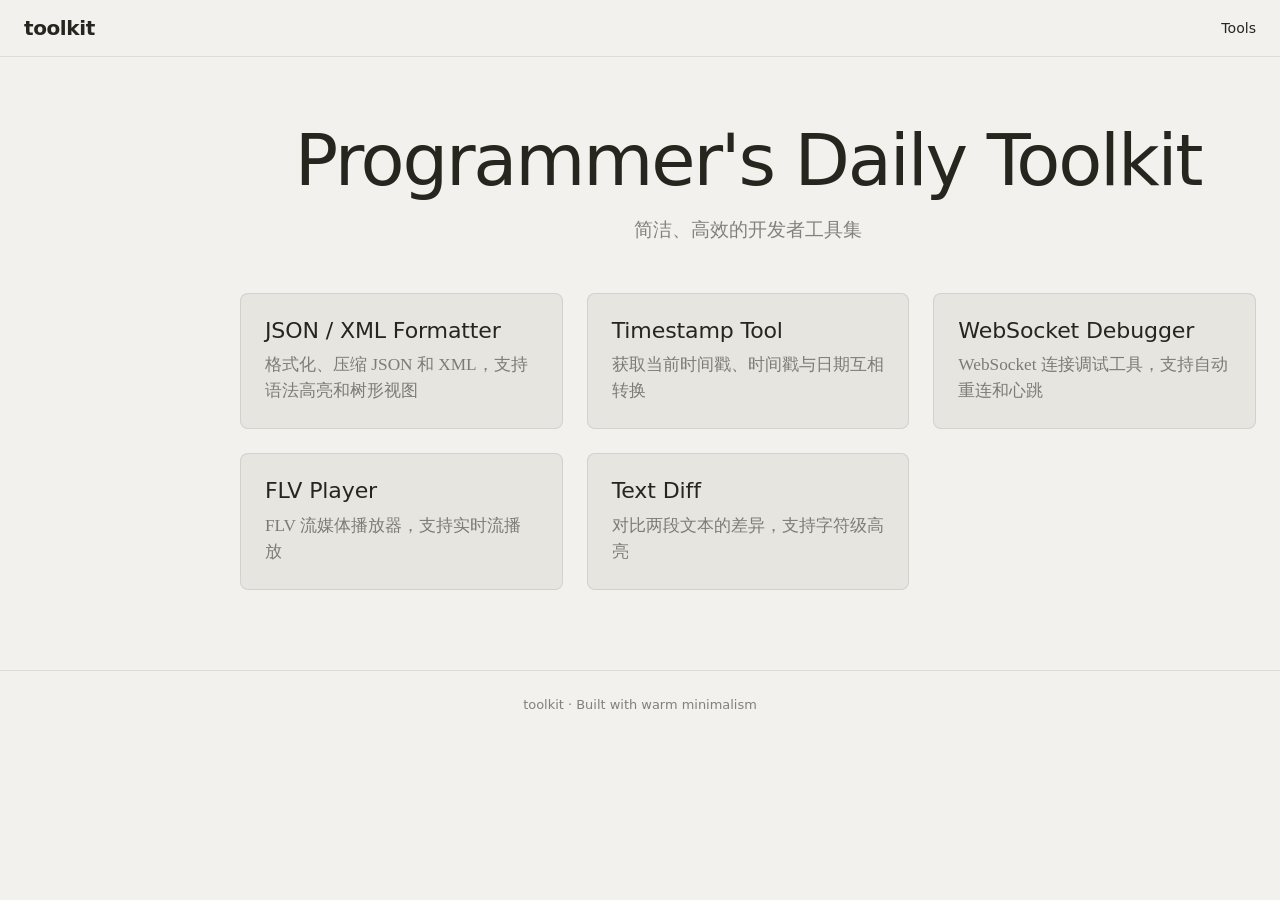
<file: index.html>
<!doctype html>
<html lang="zh-CN">
  <head>
    <meta charset="UTF-8" />
    <meta name="viewport" content="width=device-width, initial-scale=1.0" />
    <title>toolkit - Programmer's Daily Toolkit</title>
    <link rel="stylesheet" href="css/style.css" />
    <link rel="icon" href="favicon.ico" />
  </head>
  <body>
    <nav class="nav">
      <div class="container nav__inner">
        <a href="index.html" class="nav__brand">toolkit</a>
        <ul class="nav__links">
          <li><a href="index.html" class="nav__link">Tools</a></li>
        </ul>
      </div>
    </nav>

    <main class="container" style="padding-top: 64px; padding-bottom: 80px">
      <div style="text-align: center; margin-bottom: 48px">
        <h1 style="margin-bottom: 16px">Programmer's Daily Toolkit</h1>
        <p
          style="
            font-family: var(--font-serif);
            font-size: 1.2rem;
            color: rgba(38, 37, 30, 0.55);
          "
        >
          简洁、高效的开发者工具集
        </p>
      </div>

      <div class="tools-grid">
        <a href="tools/json-xml-formatter/index.html" class="tool-card">
          <h3 class="tool-card__title">JSON / XML Formatter</h3>
          <p class="tool-card__desc">
            格式化、压缩 JSON 和 XML，支持语法高亮和树形视图
          </p>
        </a>
        <a href="tools/timestamp-tool/index.html" class="tool-card">
          <h3 class="tool-card__title">Timestamp Tool</h3>
          <p class="tool-card__desc">
            获取当前时间戳、时间戳与日期互相转换
          </p>
        </a>
        <a href="tools/websocket-debugger/index.html" class="tool-card">
          <h3 class="tool-card__title">WebSocket Debugger</h3>
          <p class="tool-card__desc">
            WebSocket 连接调试工具，支持自动重连和心跳
          </p>
        </a>
        <a href="tools/stream-player/index.html" class="tool-card">
          <h3 class="tool-card__title">FLV Player</h3>
          <p class="tool-card__desc">
            FLV 流媒体播放器，支持实时流播放
          </p>
        </a>
        <a href="tools/text-diff/index.html" class="tool-card">
          <h3 class="tool-card__title">Text Diff</h3>
          <p class="tool-card__desc">
            对比两段文本的差异，支持字符级高亮
          </p>
        </a>
      </div>
    </main>

    <footer
      class="container"
      style="
        text-align: center;
        padding: 24px 0;
        border-top: 1px solid var(--border-primary);
      "
    >
      <p style="font-size: 0.81rem; color: rgba(38, 37, 30, 0.55)">
        toolkit · Built with warm minimalism
      </p>
    </footer>
  </body>
</html>
</file>
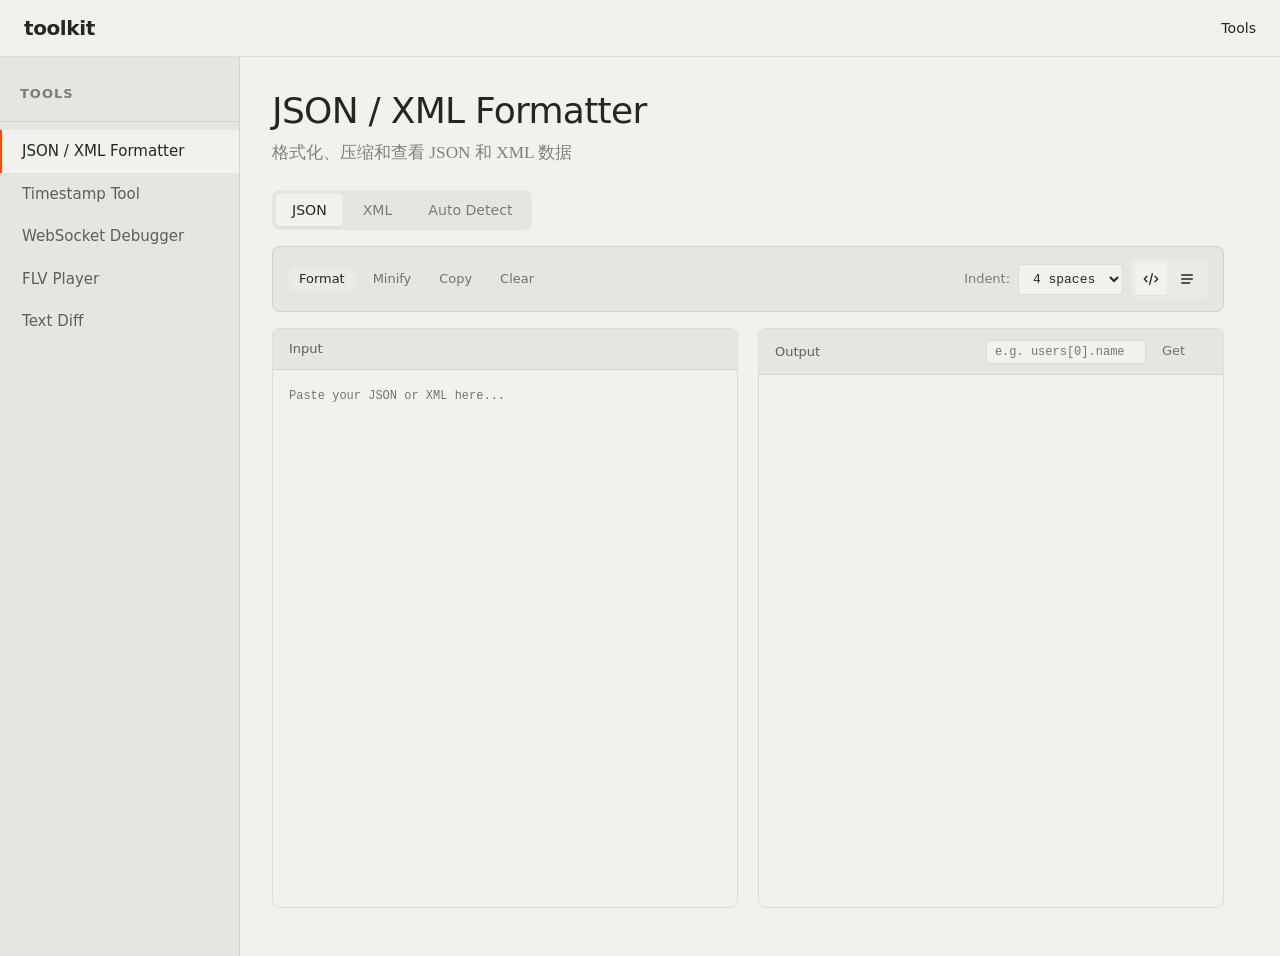
<file: tools/json-xml-formatter/index.html>
<!doctype html>
<html lang="zh-CN">
  <head>
    <meta charset="UTF-8" />
    <meta name="viewport" content="width=device-width, initial-scale=1.0" />
    <title>JSON / XML Formatter - toolkit</title>
    <link rel="stylesheet" href="../../css/style.css" />
    <link rel="stylesheet" href="style.css" />
    <link rel="icon" href="../../favicon.ico" />
  </head>
  <body>
    <nav class="nav">
      <div class="container nav__inner">
        <a href="../../index.html" class="nav__brand">toolkit</a>
        <ul class="nav__links">
          <li><a href="../../index.html" class="nav__link">Tools</a></li>
        </ul>
      </div>
    </nav>

    <main class="container" style="padding-top: 32px; padding-bottom: 48px">
      <div class="page-header">
        <h2>JSON / XML Formatter</h2>
        <p>格式化、压缩和查看 JSON 和 XML 数据</p>
      </div>

      <div class="tab-container">
        <button class="tab-btn active" data-mode="json">JSON</button>
        <button class="tab-btn" data-mode="xml">XML</button>
        <button class="tab-btn" data-mode="auto">Auto Detect</button>
      </div>

      <div class="toolbar">
        <div class="toolbar-left">
          <button class="btn btn-small btn-primary" id="formatBtn">
            Format
          </button>
          <button class="btn btn-small btn-secondary" id="minifyBtn">
            Minify
          </button>
          <button class="btn btn-small btn-secondary" id="copyBtn">Copy</button>
          <button class="btn btn-small btn-secondary" id="clearBtn">
            Clear
          </button>
        </div>
        <div class="toolbar-right">
          <div class="indent-group">
            <label class="indent-label">Indent:</label>
            <select class="indent-select" id="indentSelect">
              <option value="2">2 spaces</option>
              <option value="4" selected>4 spaces</option>
              <option value="tab">Tab</option>
            </select>
          </div>
          <div class="view-group">
            <button
              class="view-btn active"
              data-view="code"
              title="Code View"
            ></button>
            <button
              class="view-btn"
              data-view="tree"
              title="Tree View"
            ></button>
          </div>
        </div>
      </div>

      <div class="editor-container" id="editorContainer">
        <div class="editor-panel">
          <div class="editor-header">Input</div>
          <textarea
            id="inputEditor"
            class="editor"
            placeholder="Paste your JSON or XML here..."
          ></textarea>
        </div>
        <div class="editor-panel">
          <div class="editor-header">
            <span>Output</span>
            <div class="header-right">
              <div class="path-query-group">
                <input type="text" id="pathInput" class="path-input" placeholder="e.g. users[0].name" />
                <button class="btn btn-small btn-secondary" id="pathBtn">Get</button>
              </div>
              <span id="status" class="status"></span>
            </div>
          </div>
          <div id="outputCode" class="output-view active">
            <pre id="outputEditor" class="editor output-editor"></pre>
          </div>
          <div id="outputTree" class="output-view">
            <div id="treeContainer" class="tree-container"></div>
          </div>
        </div>
        <div class="editor-panel result-panel" id="resultPanel">
          <div class="editor-header">
            <span>Result</span>
            <div class="result-actions">
              <button class="btn btn-small btn-secondary" id="copyResultBtn">Copy</button>
              <button class="btn btn-small btn-secondary" id="closeResultBtn">Close</button>
            </div>
          </div>
          <pre id="resultEditor" class="editor output-editor"></pre>
        </div>
      </div>

      <div id="errorMessage" class="error-message"></div>
    </main>

    <script src="../../js/sidebar.js"></script>
    <script src="script.js"></script>
    <script>
      document.addEventListener('DOMContentLoaded', () => {
        initSidebar('json-xml-formatter');
        if (window.initFormatter) {
          window.initFormatter();
        }
      });
    </script>
  </body>
</html>
</file>
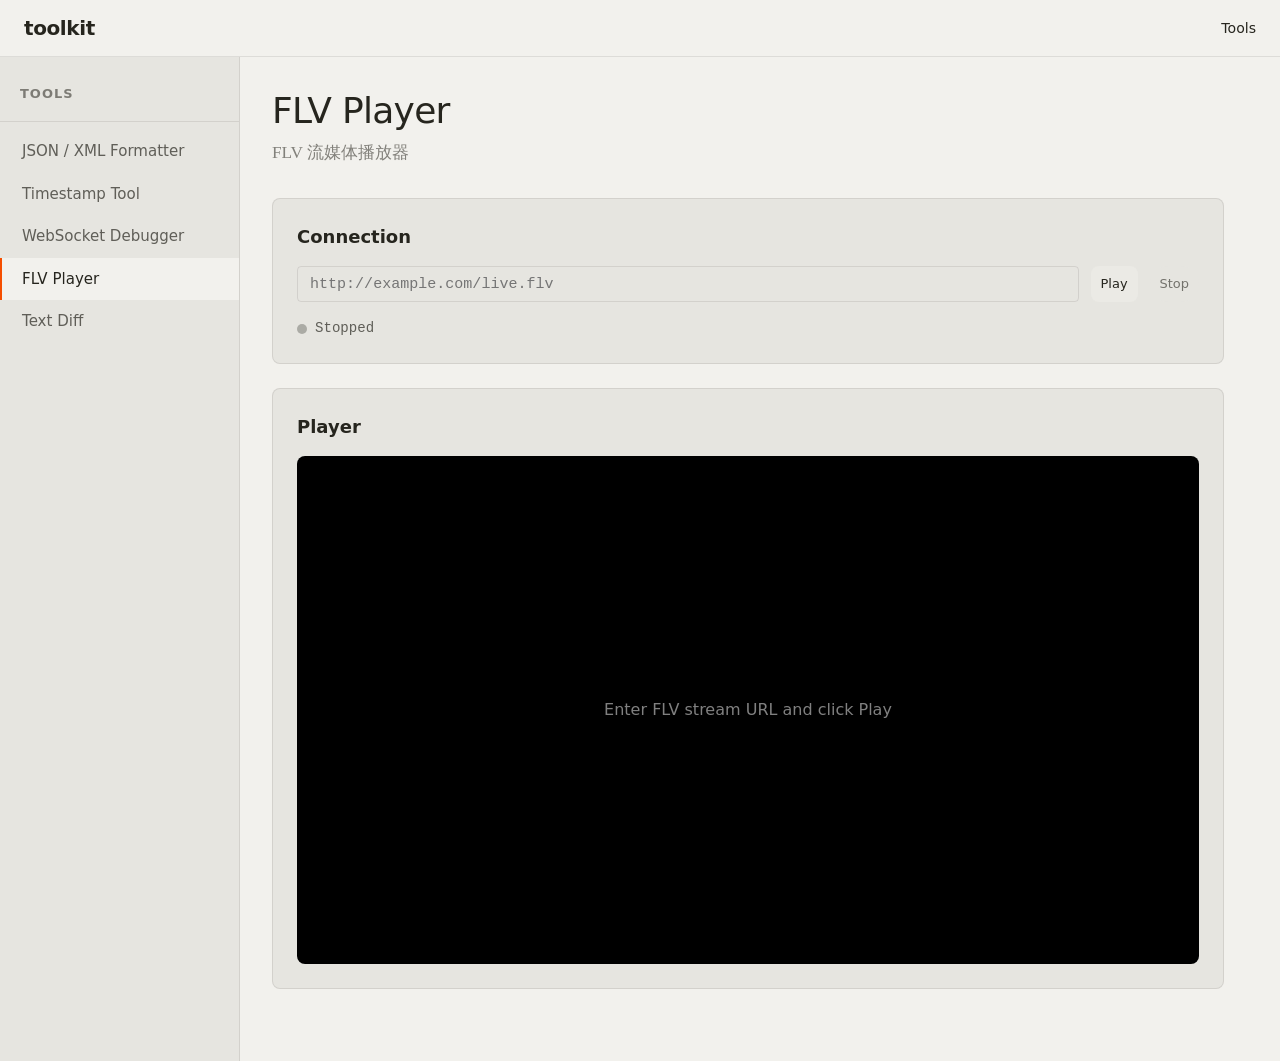
<file: tools/stream-player/index.html>
<!doctype html>
<html lang="zh-CN">
  <head>
    <meta charset="UTF-8" />
    <meta name="viewport" content="width=device-width, initial-scale=1.0" />
    <title>FLV Player - toolkit</title>
    <link rel="stylesheet" href="../../css/style.css" />
    <link rel="stylesheet" href="style.css" />
    <link rel="icon" href="../../favicon.ico" />
  </head>
  <body>
    <nav class="nav">
      <div class="container nav__inner">
        <a href="../../index.html" class="nav__brand">toolkit</a>
        <ul class="nav__links">
          <li><a href="../../index.html" class="nav__link">Tools</a></li>
        </ul>
      </div>
    </nav>

    <main class="container" style="padding-top: 32px; padding-bottom: 48px">
      <div class="page-header">
        <h2>FLV Player</h2>
        <p>FLV 流媒体播放器</p>
      </div>

      <div class="sp-section">
        <div class="sp-section-header">Connection</div>
        <div class="sp-connection">
          <div class="sp-url-group">
            <input type="text" id="streamUrl" class="input sp-input" placeholder="http://example.com/live.flv" />
            <button class="btn btn-small btn-primary" id="playBtn">
              Play
            </button>
            <button class="btn btn-small btn-secondary" id="stopBtn" disabled>
              Stop
            </button>
          </div>
          <div class="sp-status">
            <span class="sp-status-dot" id="statusDot"></span>
            <span class="sp-status-text" id="statusText">Stopped</span>
          </div>
        </div>
      </div>

      <div class="sp-section sp-player-section">
        <div class="sp-section-header">Player</div>
        <div class="sp-player-container">
          <video id="videoPlayer" class="sp-video" controls></video>
          <div class="sp-player-placeholder" id="playerPlaceholder">
            <span>Enter FLV stream URL and click Play</span>
          </div>
        </div>
      </div>
    </main>

    <script src="lib/flv.min.js"></script>
    <script src="../../js/sidebar.js"></script>
    <script src="script.js"></script>
    <script>
      document.addEventListener('DOMContentLoaded', () => {
        initSidebar('flv-player');
        if (window.initFlvPlayer) {
          window.initFlvPlayer();
        }
      });
    </script>
  </body>
</html>
</file>
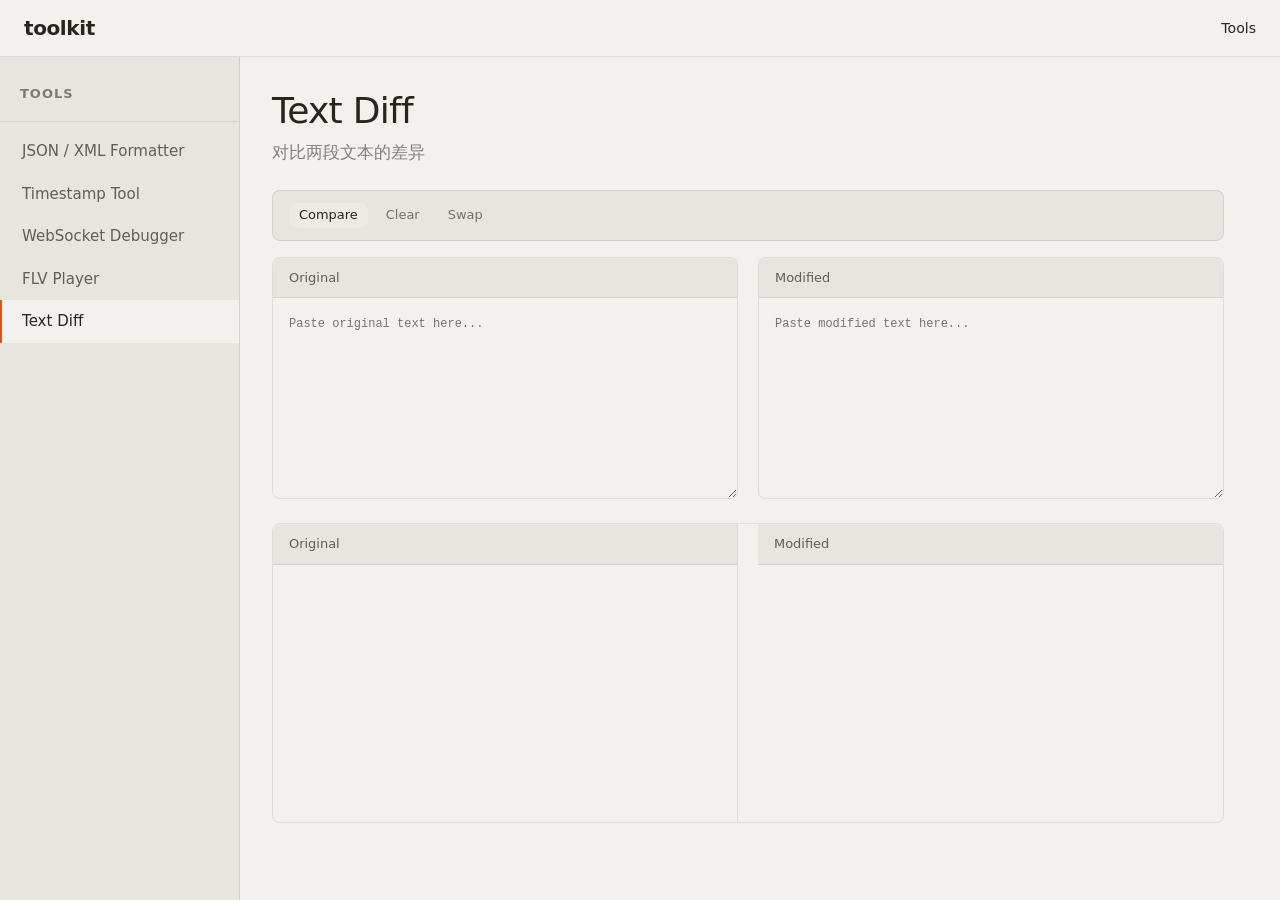
<file: tools/text-diff/index.html>
<!doctype html>
<html lang="zh-CN">
  <head>
    <meta charset="UTF-8" />
    <meta name="viewport" content="width=device-width, initial-scale=1.0" />
    <title>Text Diff - toolkit</title>
    <link rel="stylesheet" href="../../css/style.css" />
    <link rel="stylesheet" href="style.css" />
    <link rel="icon" href="../../favicon.ico" />
  </head>
  <body>
    <nav class="nav">
      <div class="container nav__inner">
        <a href="../../index.html" class="nav__brand">toolkit</a>
        <ul class="nav__links">
          <li><a href="../../index.html" class="nav__link">Tools</a></li>
        </ul>
      </div>
    </nav>

    <main class="container" style="padding-top: 32px; padding-bottom: 48px">
      <div class="page-header">
        <h2>Text Diff</h2>
        <p>对比两段文本的差异</p>
      </div>

      <div class="toolbar">
        <div class="toolbar-left">
          <button class="btn btn-small btn-primary" id="compareBtn">
            Compare
          </button>
          <button class="btn btn-small btn-secondary" id="clearBtn">Clear</button>
          <button class="btn btn-small btn-secondary" id="swapBtn">Swap</button>
        </div>
        <div class="toolbar-right">
          <span id="status" class="status"></span>
        </div>
      </div>

      <div class="input-container">
        <div class="input-panel">
          <div class="input-header">Original</div>
          <textarea
            id="originalInput"
            class="input-editor"
            placeholder="Paste original text here..."
          ></textarea>
        </div>
        <div class="input-panel">
          <div class="input-header">Modified</div>
          <textarea
            id="modifiedInput"
            class="input-editor"
            placeholder="Paste modified text here..."
          ></textarea>
        </div>
      </div>

      <div class="diff-container" id="diffContainer">
        <div class="diff-panel">
          <div class="diff-header">Original</div>
          <div class="diff-content" id="originalDiff"></div>
        </div>
        <div class="diff-panel">
          <div class="diff-header">Modified</div>
          <div class="diff-content" id="modifiedDiff"></div>
        </div>
      </div>
    </main>

    <script src="../../js/sidebar.js"></script>
    <script src="lib/diff-match-patch.js"></script>
    <script src="script.js"></script>
    <script>
      document.addEventListener('DOMContentLoaded', () => {
        initSidebar('text-diff');
        if (window.initDiffTool) {
          window.initDiffTool();
        }
      });
    </script>
  </body>
</html>
</file>
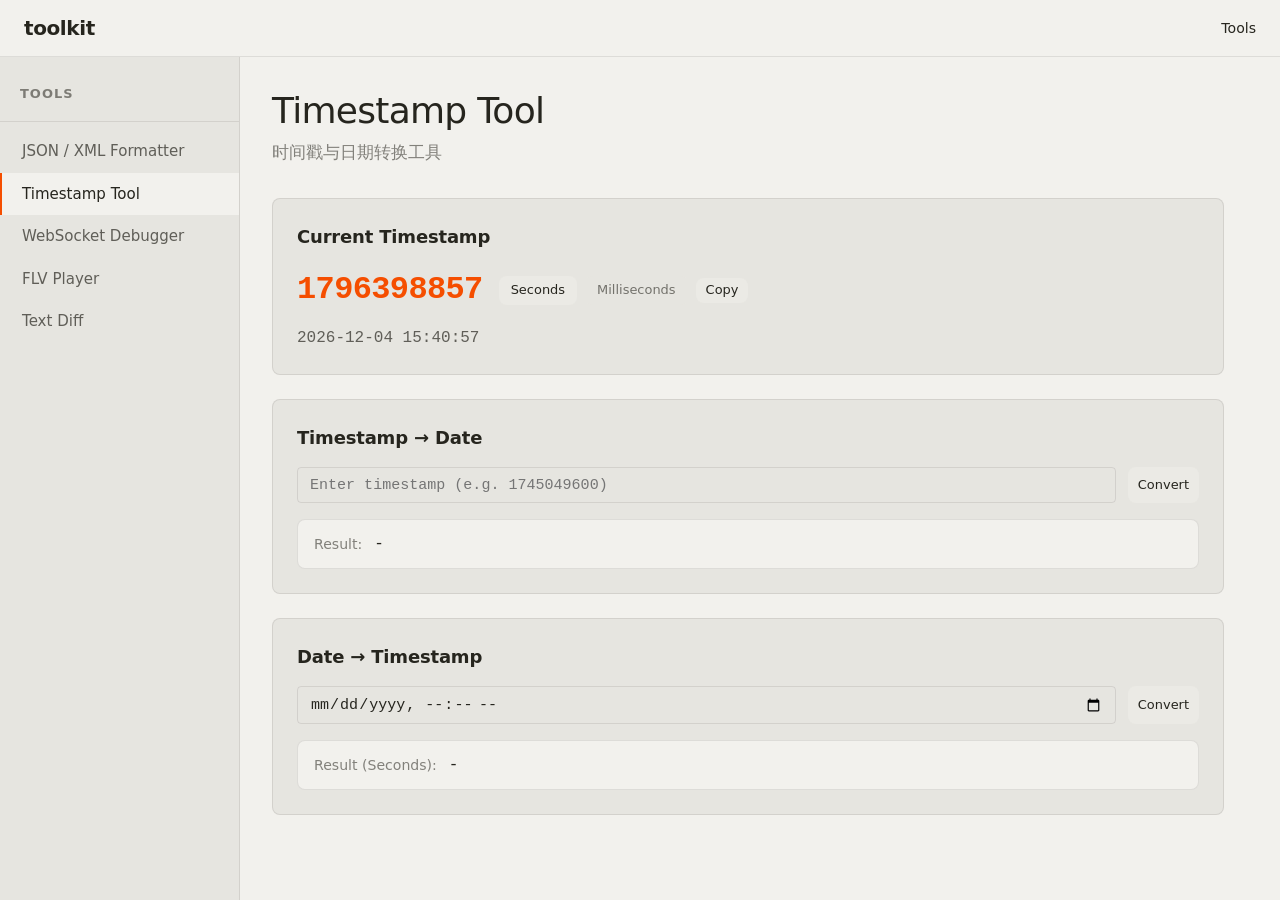
<file: tools/timestamp-tool/index.html>
<!doctype html>
<html lang="zh-CN">
  <head>
    <meta charset="UTF-8" />
    <meta name="viewport" content="width=device-width, initial-scale=1.0" />
    <title>Timestamp Tool - toolkit</title>
    <link rel="stylesheet" href="../../css/style.css" />
    <link rel="stylesheet" href="style.css" />
    <link rel="icon" href="../../favicon.ico" />
  </head>
  <body>
    <nav class="nav">
      <div class="container nav__inner">
        <a href="../../index.html" class="nav__brand">toolkit</a>
        <ul class="nav__links">
          <li><a href="../../index.html" class="nav__link">Tools</a></li>
        </ul>
      </div>
    </nav>

    <main class="container" style="padding-top: 32px; padding-bottom: 48px">
      <div class="page-header">
        <h2>Timestamp Tool</h2>
        <p>时间戳与日期转换工具</p>
      </div>

      <div class="ts-section">
        <div class="ts-section-header">Current Timestamp</div>
        <div class="ts-current-container">
          <div class="ts-current-value" id="currentTimestamp">1745049600</div>
          <div class="ts-current-buttons">
            <button class="btn btn-small btn-secondary ts-unit-btn active" data-unit="s">
              Seconds
            </button>
            <button class="btn btn-small btn-secondary ts-unit-btn" data-unit="ms">
              Milliseconds
            </button>
            <button class="btn btn-small btn-primary" id="copyCurrentBtn">
              Copy
            </button>
          </div>
        </div>
        <div class="ts-current-date" id="currentDate">2026-04-19 16:00:00</div>
      </div>

      <div class="ts-section">
        <div class="ts-section-header">Timestamp → Date</div>
        <div class="ts-input-group">
          <input type="text" id="tsInput" class="input ts-input" placeholder="Enter timestamp (e.g. 1745049600)" />
          <button class="btn btn-small btn-primary" id="convertTsBtn">
            Convert
          </button>
        </div>
        <div class="ts-result-container">
          <span class="ts-result-label">Result:</span>
          <span class="ts-result" id="tsDateResult">-</span>
          <button class="btn btn-small btn-secondary" id="copyTsDateBtn" style="display: none;">
            Copy
          </button>
        </div>
      </div>

      <div class="ts-section">
        <div class="ts-section-header">Date → Timestamp</div>
        <div class="ts-input-group">
          <input type="datetime-local" id="dateInput" class="input ts-input" />
          <button class="btn btn-small btn-primary" id="convertDateBtn">
            Convert
          </button>
        </div>
        <div class="ts-result-container">
          <span class="ts-result-label">Result (Seconds):</span>
          <span class="ts-result" id="dateTsResult">-</span>
          <button class="btn btn-small btn-secondary" id="copyDateTsBtn" style="display: none;">
            Copy
          </button>
        </div>
      </div>
    </main>

    <script src="../../js/sidebar.js"></script>
    <script src="script.js"></script>
    <script>
      document.addEventListener('DOMContentLoaded', () => {
        initSidebar('timestamp-tool');
        if (window.initTimestampTool) {
          window.initTimestampTool();
        }
      });
    </script>
  </body>
</html>
</file>
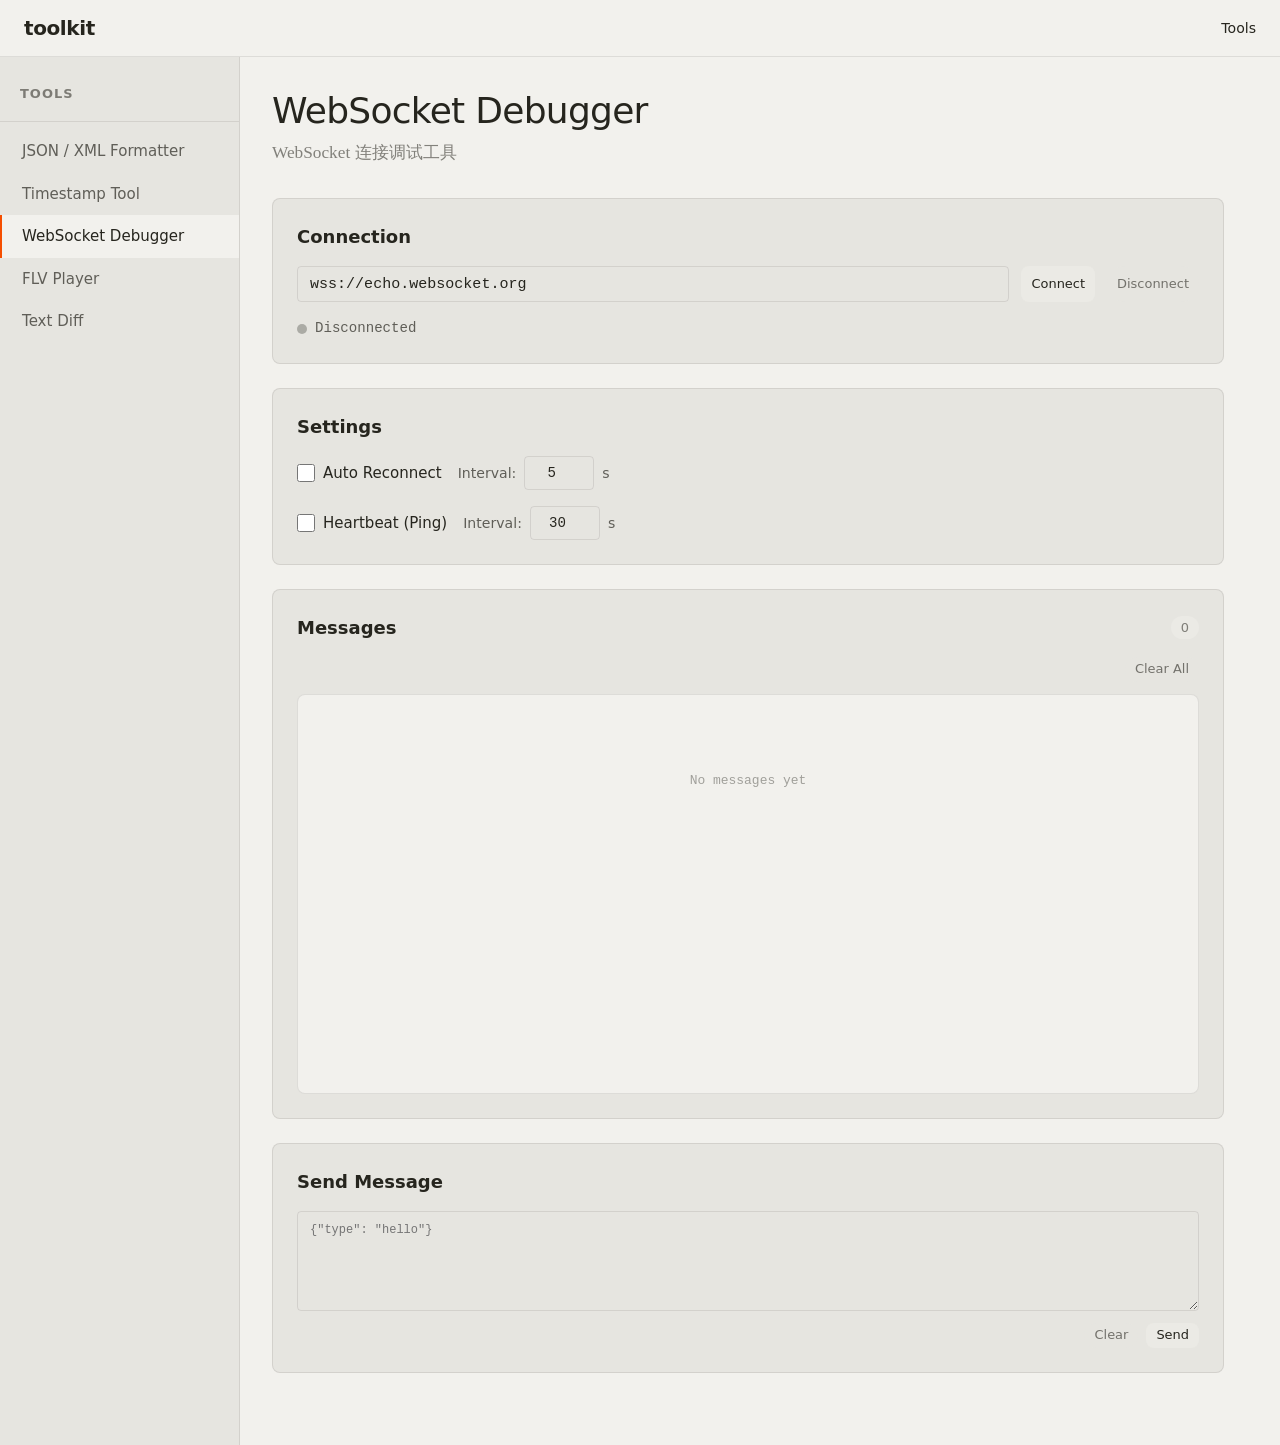
<file: tools/websocket-debugger/index.html>
<!doctype html>
<html lang="zh-CN">
  <head>
    <meta charset="UTF-8" />
    <meta name="viewport" content="width=device-width, initial-scale=1.0" />
    <title>WebSocket Debugger - toolkit</title>
    <link rel="stylesheet" href="../../css/style.css" />
    <link rel="stylesheet" href="style.css" />
    <link rel="icon" href="../../favicon.ico" />
  </head>
  <body>
    <nav class="nav">
      <div class="container nav__inner">
        <a href="../../index.html" class="nav__brand">toolkit</a>
        <ul class="nav__links">
          <li><a href="../../index.html" class="nav__link">Tools</a></li>
        </ul>
      </div>
    </nav>

    <main class="container" style="padding-top: 32px; padding-bottom: 48px">
      <div class="page-header">
        <h2>WebSocket Debugger</h2>
        <p>WebSocket 连接调试工具</p>
      </div>

      <div class="ws-section">
        <div class="ws-section-header">Connection</div>
        <div class="ws-connection">
          <div class="ws-url-group">
            <input type="text" id="wsUrl" class="input ws-input" placeholder="ws://localhost:8080" value="wss://echo.websocket.org" />
            <button class="btn btn-small btn-primary" id="connectBtn">
              Connect
            </button>
            <button class="btn btn-small btn-secondary" id="disconnectBtn" disabled>
              Disconnect
            </button>
          </div>
          <div class="ws-status">
            <span class="ws-status-dot" id="statusDot"></span>
            <span class="ws-status-text" id="statusText">Disconnected</span>
          </div>
        </div>
      </div>

      <div class="ws-section">
        <div class="ws-section-header">Settings</div>
        <div class="ws-settings">
          <div class="ws-setting">
            <label class="ws-checkbox">
              <input type="checkbox" id="autoReconnect" />
              <span>Auto Reconnect</span>
            </label>
            <div class="ws-setting-input">
              <label>Interval:</label>
              <input type="number" id="reconnectInterval" class="input ws-small-input" value="5" min="1" />
              <span>s</span>
            </div>
          </div>
          <div class="ws-setting">
            <label class="ws-checkbox">
              <input type="checkbox" id="enableHeartbeat" />
              <span>Heartbeat (Ping)</span>
            </label>
            <div class="ws-setting-input">
              <label>Interval:</label>
              <input type="number" id="heartbeatInterval" class="input ws-small-input" value="30" min="1" />
              <span>s</span>
            </div>
          </div>
        </div>
      </div>

      <div class="ws-section ws-messages-section">
        <div class="ws-section-header">
          Messages
          <span class="ws-message-count" id="messageCount">0</span>
        </div>
        <div class="ws-messages-toolbar">
          <button class="btn btn-small btn-secondary" id="clearMessagesBtn">
            Clear All
          </button>
        </div>
        <div class="ws-messages" id="messagesContainer">
          <div class="ws-empty-message">No messages yet</div>
        </div>
      </div>

      <div class="ws-section">
        <div class="ws-section-header">Send Message</div>
        <div class="ws-send">
          <textarea id="messageInput" class="textarea ws-textarea" placeholder='{"type": "hello"}'></textarea>
          <div class="ws-send-buttons">
            <button class="btn btn-small btn-secondary" id="clearInputBtn">
              Clear
            </button>
            <button class="btn btn-small btn-primary" id="sendBtn">
              Send
            </button>
          </div>
        </div>
      </div>
    </main>

    <script src="../../js/sidebar.js"></script>
    <script src="script.js"></script>
    <script>
      document.addEventListener('DOMContentLoaded', () => {
        initSidebar('websocket-debugger');
        if (window.initWebSocketDebugger) {
          window.initWebSocketDebugger();
        }
      });
    </script>
  </body>
</html>
</file>
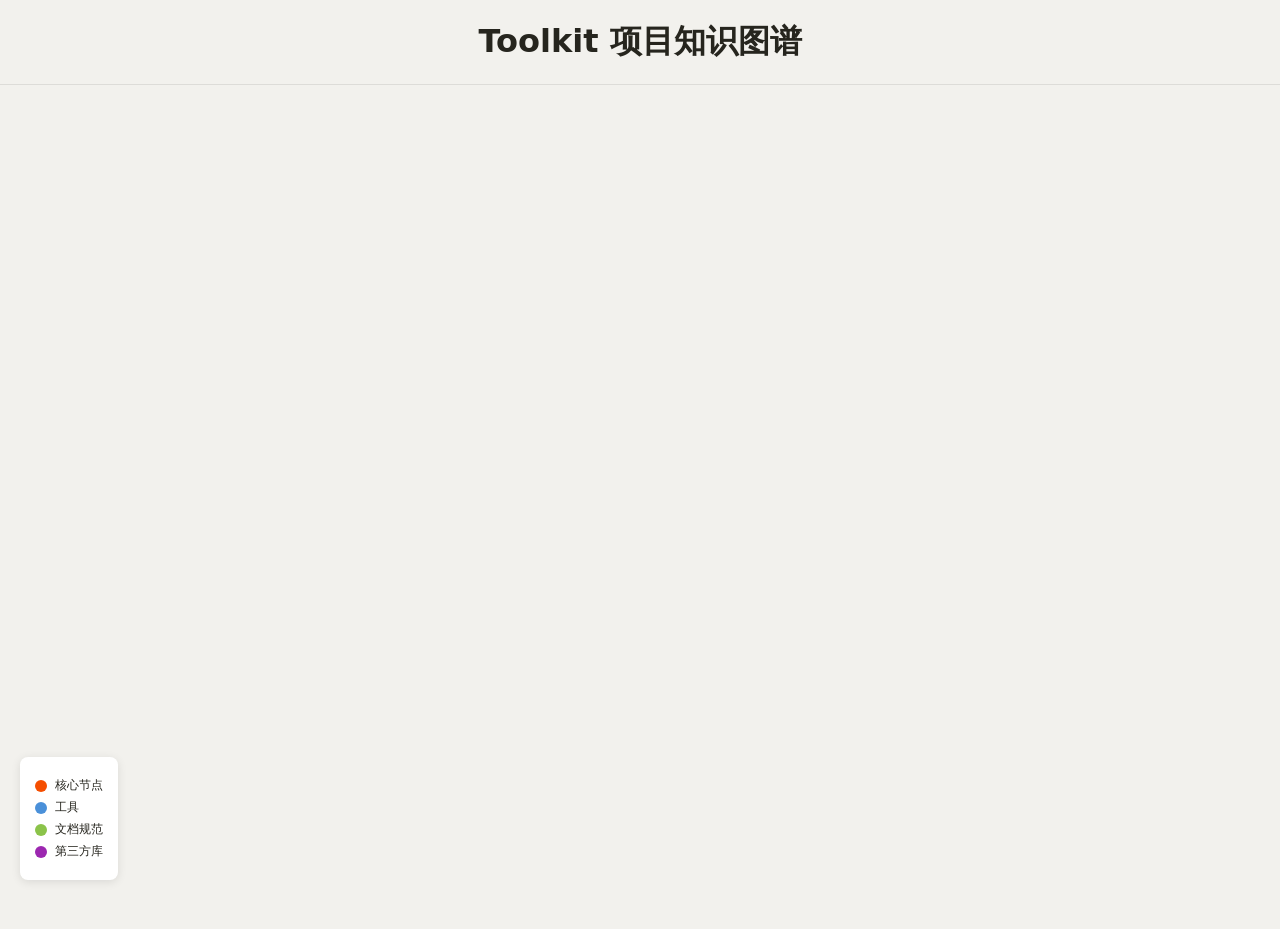
<file: graphify-out/graph.html>
<!DOCTYPE html>
<html lang="zh-CN">
<head>
<meta charset="UTF-8">
<meta name="viewport" content="width=device-width, initial-scale=1.0">
<title>Toolkit 知识图谱</title>
<style>
* { margin: 0; padding: 0; box-sizing: border-box; }
body { font-family: system-ui, sans-serif; background: #f2f1ed; color: #26251e; }
h1 { padding: 20px; text-align: center; border-bottom: 1px solid rgba(38, 37, 30, 0.1); }
#graph { width: 100%; height: calc(100vh - 80px); }
.node { cursor: pointer; }
.node circle { stroke: #fff; stroke-width: 2px; }
.node text { font-size: 12px; fill: #26251e; }
.link { stroke: rgba(38, 37, 30, 0.3); stroke-width: 2px; }
.tooltip { position: absolute; background: white; padding: 10px; border-radius: 4px; box-shadow: 0 2px 10px rgba(0,0,0,0.1); pointer-events: none; opacity: 0; transition: opacity 0.2s; font-size: 12px; max-width: 250px; }
.legend { position: fixed; bottom: 20px; left: 20px; background: white; padding: 15px; border-radius: 8px; box-shadow: 0 2px 10px rgba(0,0,0,0.1); font-size: 12px; }
.legend-item { display: flex; align-items: center; margin: 5px 0; }
.legend-dot { width: 12px; height: 12px; border-radius: 50%; margin-right: 8px; }
</style>
</head>
<body>
<h1>Toolkit 项目知识图谱</h1>
<svg id="graph"></svg>
<div class="tooltip" id="tooltip"></div>
<div class="legend">
<div class="legend-item"><span class="legend-dot" style="background:#f54e00"></span>核心节点</div>
<div class="legend-item"><span class="legend-dot" style="background:#4a90d9"></span>工具</div>
<div class="legend-item"><span class="legend-dot" style="background:#8bc34a"></span>文档规范</div>
<div class="legend-item"><span class="legend-dot" style="background:#9c27b0"></span>第三方库</div>
</div>
<script src="https://d3js.org/d3.v7.min.js"></script>
<script>
const data = {
  nodes: [
    { id: 'Toolkit', label: 'Toolkit', group: 1, desc: '项目核心入口' },
    { id: 'Sidebar', label: 'Sidebar System', group: 1, desc: '通用侧边栏组件' },
    { id: 'GlobalStyles', label: 'Global Styles', group: 1, desc: 'Cursor 风格设计系统' },
    { id: 'TextDiff', label: 'Text Diff', group: 2, desc: '文本对比工具' },
    { id: 'StreamPlayer', label: 'Stream Player', group: 2, desc: 'FLV 流播放器' },
    { id: 'Formatter', label: 'JSON/XML Formatter', group: 2, desc: '格式化工具有' },
    { id: 'WsDebugger', label: 'WebSocket Debugger', group: 2, desc: 'WebSocket 调试工具' },
    { id: 'Timestamp', label: 'Timestamp Tool', group: 2, desc: '时间戳转换工具' },
    { id: 'Design', label: 'Design Guidelines', group: 3, desc: 'Cursor 风格设计规范' },
    { id: 'Docs', label: 'Project Documentation', group: 3, desc: 'AGENTS.md, README.md 等' },
    { id: 'DMP', label: 'diff-match-patch', group: 4, desc: '文本差异算法库' },
    { id: 'FlvJs', label: 'flv.js', group: 4, desc: 'FLV 视频流播放库' }
  ],
  links: [
    { source: 'Toolkit', target: 'Sidebar' },
    { source: 'Toolkit', target: 'GlobalStyles' },
    { source: 'Toolkit', target: 'TextDiff' },
    { source: 'Toolkit', target: 'StreamPlayer' },
    { source: 'Toolkit', target: 'Formatter' },
    { source: 'Toolkit', target: 'WsDebugger' },
    { source: 'Toolkit', target: 'Timestamp' },
    { source: 'TextDiff', target: 'DMP' },
    { source: 'StreamPlayer', target: 'FlvJs' },
    { source: 'Sidebar', target: 'Docs' },
    { source: 'GlobalStyles', target: 'Design' },
    { source: 'TextDiff', target: 'Design' },
    { source: 'StreamPlayer', target: 'Design' },
    { source: 'Formatter', target: 'Design' },
    { source: 'WsDebugger', target: 'Design' },
    { source: 'Timestamp', target: 'Design' }
  ]
};

const colors = {
  1: '#f54e00',
  2: '#4a90d9',
  3: '#8bc34a',
  4: '#9c27b0'
};

const width = window.innerWidth;
const height = window.innerHeight - 80;
const svg = d3.select('#graph');

const simulation = d3.forceSimulation(data.nodes)
  .force('link', d3.forceLink(data.links).id(d => d.id).distance(120))
  .force('charge', d3.forceManyBody().strength(-400))
  .force('center', d3.forceCenter(width / 2, height / 2))
  .force('collision', d3.forceCollide().radius(40));

const link = svg.append('g')
  .selectAll('line')
  .data(data.links)
  .join('line')
  .attr('class', 'link');

const node = svg.append('g')
  .selectAll('g')
  .data(data.nodes)
  .join('g')
  .attr('class', 'node')
  .call(d3.drag()
    .on('start', dragstarted)
    .on('drag', dragged)
    .on('end', dragended));

node.append('circle')
  .attr('r', d => d.group === 1 ? 25 : 20)
  .attr('fill', d => colors[d.group]);

node.append('text')
  .attr('dy', -30)
  .attr('text-anchor', 'middle')
  .text(d => d.label);

const tooltip = d3.select('#tooltip');
node.on('mouseover', (event, d) => {
  tooltip.style('opacity', 1)
    .html(`<strong>${d.label}</strong><br>${d.desc}`);
})
.on('mousemove', (event) => {
  tooltip.style('left', (event.pageX + 10) + 'px')
    .style('top', (event.pageY + 10) + 'px');
})
.on('mouseout', () => {
  tooltip.style('opacity', 0);
});

simulation.on('tick', () => {
  link.attr('x1', d => d.source.x)
    .attr('y1', d => d.source.y)
    .attr('x2', d => d.target.x)
    .attr('y2', d => d.target.y);
  node.attr('transform', d => `translate(${d.x},${d.y})`);
});

function dragstarted(event, d) {
  if (!event.active) simulation.alphaTarget(0.3).restart();
  d.fx = d.x;
  d.fy = d.y;
}

function dragged(event, d) {
  d.fx = event.x;
  d.fy = event.y;
}

function dragended(event, d) {
  if (!event.active) simulation.alphaTarget(0);
  d.fx = null;
  d.fy = null;
}
</script>
</body>
</html>
</file>
<file: css/style.css>
/* ============================================
   Global Styles - Cursor-inspired Design System
   ============================================ */

/* CSS Variables */
:root {
  --color-dark: #26251e;
  --color-cream: #f2f1ed;
  --color-light: #e6e5e0;
  --color-surface-100: #f7f7f4;
  --color-surface-300: #ebeae5;
  --color-surface-400: #e6e5e0;
  --color-surface-500: #e1e0db;
  --color-accent: #f54e00;
  --color-error: #cf2d56;
  --color-success: #1f8a65;
  --color-gold: #c08532;
  --border-primary: rgba(38, 37, 30, 0.1);
  --border-medium: rgba(38, 37, 30, 0.2);
  --border-strong: rgba(38, 37, 30, 0.55);
  --shadow-card: rgba(0,0,0,0.14) 0px 28px 70px, rgba(0,0,0,0.1) 0px 14px 32px, rgba(38, 37, 30, 0.1) 0px 0px 0px 1px;
  --shadow-ambient: rgba(0,0,0,0.02) 0px 0px 16px, rgba(0,0,0,0.008) 0px 0px 8px;
  --shadow-focus: rgba(0,0,0,0.1) 0px 4px 12px;
  --radius-sm: 4px;
  --radius-md: 8px;
  --radius-lg: 10px;
  --radius-pill: 9999px;
  --font-display: system-ui, -apple-system, Segoe UI, Helvetica Neue, Arial, sans-serif;
  --font-serif: Georgia, Iowan Old Style, Palatino Linotype, ui-serif, serif;
  --font-mono: ui-monospace, SFMono-Regular, Menlo, Monaco, Consolas, Liberation Mono, Courier New, monospace;
  --transition-color: 150ms ease;
  --transition-shadow: 200ms ease;
  --sidebar-width: 240px;
}

/* Reset & Base */
*, *::before, *::after {
  box-sizing: border-box;
  margin: 0;
  padding: 0;
}

html {
  font-size: 16px;
  scroll-behavior: smooth;
}

body {
  font-family: var(--font-display);
  font-weight: 400;
  line-height: 1.5;
  color: var(--color-dark);
  background-color: var(--color-cream);
  -webkit-font-smoothing: antialiased;
  -moz-osx-font-smoothing: grayscale;
}

a {
  color: var(--color-accent);
  text-decoration: none;
  transition: color var(--transition-color);
}

a:hover {
  color: var(--color-error);
}

/* Typography */
h1, h2, h3, h4, h5, h6 {
  font-weight: 400;
  line-height: 1.2;
  letter-spacing: -0.02em;
  color: var(--color-dark);
}

h1 {
  font-size: 4.5rem;
  line-height: 1.1;
  letter-spacing: -0.03em;
}

h2 {
  font-size: 2.25rem;
  letter-spacing: -0.02em;
}

h3 {
  font-size: 1.63rem;
  letter-spacing: -0.0125em;
}

h4 {
  font-size: 1.38rem;
}

p {
  font-size: 1rem;
  line-height: 1.5;
  color: rgba(38, 37, 30, 0.55);
}

code {
  font-family: var(--font-mono);
  font-size: 0.75rem;
  line-height: 1.67;
}

/* Layout */
.container {
  max-width: 1500px;
  margin: 0 auto;
  padding: 0 24px;
}

/* 工具页面默认预留侧边栏空间，防止布局偏移 */
main.container:not(:has(.sidebar-layout)) {
  padding-left: var(--sidebar-width);
}

main.container:not(:has(.sidebar-layout)) > * {
  max-width: calc(1500px - var(--sidebar-width));
  margin-left: auto;
  margin-right: auto;
}

main.container:has(.sidebar-layout) {
  padding-left: 0;
}

/* Sidebar Layout */
.sidebar-layout {
  display: flex;
  min-height: calc(100vh - 57px);
}

.sidebar {
  width: var(--sidebar-width);
  flex-shrink: 0;
  background: var(--color-surface-400);
  border-right: 1px solid var(--border-primary);
  padding: 24px 0;
  overflow-y: auto;
}

.sidebar__header {
  padding: 0 20px 16px;
  border-bottom: 1px solid var(--border-primary);
  margin-bottom: 8px;
}

.sidebar__title {
  font-size: 0.81rem;
  font-weight: 600;
  color: rgba(38, 37, 30, 0.55);
  text-transform: uppercase;
  letter-spacing: 0.08em;
}

.sidebar__list {
  list-style: none;
}

.sidebar__item {
  display: block;
}

.sidebar__link {
  display: block;
  padding: 10px 20px;
  font-size: 0.94rem;
  color: rgba(38, 37, 30, 0.7);
  text-decoration: none;
  transition: all var(--transition-color);
  border-left: 2px solid transparent;
}

.sidebar__link:hover {
  color: var(--color-dark);
  background: var(--color-surface-300);
}

.sidebar__link.active {
  color: var(--color-dark);
  background: var(--color-cream);
  border-left-color: var(--color-accent);
}

.sidebar__link-icon {
  display: inline-block;
  width: 20px;
  margin-right: 10px;
  opacity: 0.6;
}

.sidebar__content {
  flex: 1;
  padding: 32px 32px 48px;
  overflow-y: auto;
  min-width: 0;
}

/* Buttons */
.btn {
  display: inline-flex;
  align-items: center;
  justify-content: center;
  font-family: var(--font-display);
  font-size: 0.88rem;
  font-weight: 400;
  line-height: 1;
  padding: 10px 14px;
  border: none;
  border-radius: var(--radius-md);
  cursor: pointer;
  transition: color var(--transition-color), box-shadow var(--transition-shadow);
}

.btn:focus {
  outline: none;
  box-shadow: var(--shadow-focus);
}

.btn-primary {
  background: var(--color-surface-300);
  color: var(--color-dark);
}

.btn-primary:hover {
  color: var(--color-error);
}

.btn-secondary {
  background: var(--color-surface-400);
  color: rgba(38, 37, 30, 0.6);
  border-radius: var(--radius-pill);
  padding: 3px 8px;
}

.btn-secondary:hover {
  color: var(--color-error);
}

.btn-ghost {
  background: rgba(38, 37, 30, 0.06);
  color: rgba(38, 37, 30, 0.55);
  padding: 6px 12px;
}

.btn-ghost:hover {
  color: var(--color-error);
}

.btn-small {
  padding: 6px 10px;
  font-size: 0.81rem;
}

/* Cards */
.card {
  background: var(--color-surface-400);
  border: 1px solid var(--border-primary);
  border-radius: var(--radius-md);
  padding: 24px;
  transition: box-shadow var(--transition-shadow);
}

.card:hover {
  box-shadow: var(--shadow-card);
}

/* Inputs */
.input,
.textarea {
  font-family: var(--font-display);
  font-size: 1rem;
  color: var(--color-dark);
  background: transparent;
  border: 1px solid var(--border-primary);
  border-radius: var(--radius-sm);
  padding: 8px 12px;
  transition: border-color var(--transition-color);
}

.input:focus,
.textarea:focus {
  outline: none;
  border-color: var(--border-medium);
}

.textarea {
  font-family: var(--font-mono);
  font-size: 0.75rem;
  line-height: 1.67;
  resize: vertical;
}

/* Navigation */
.nav {
  position: sticky;
  top: 0;
  z-index: 100;
  background: var(--color-cream);
  border-bottom: 1px solid var(--border-primary);
  backdrop-filter: blur(8px);
}

.nav__inner {
  display: flex;
  align-items: center;
  justify-content: space-between;
  height: 56px;
}

.nav__brand {
  font-size: 1.25rem;
  font-weight: 700;
  color: var(--color-dark);
  letter-spacing: -0.02em;
}

.nav__links {
  display: flex;
  align-items: center;
  gap: 24px;
  list-style: none;
}

.nav__link {
  font-size: 0.88rem;
  font-weight: 500;
  color: var(--color-dark);
}

.nav__link:hover {
  color: var(--color-accent);
}

/* Tool Cards Grid */
.tools-grid {
  display: grid;
  grid-template-columns: repeat(auto-fill, minmax(280px, 1fr));
  gap: 24px;
  margin-top: 32px;
}

.tool-card {
  display: flex;
  flex-direction: column;
  background: var(--color-surface-400);
  border: 1px solid var(--border-primary);
  border-radius: var(--radius-md);
  padding: 24px;
  transition: box-shadow var(--transition-shadow);
  cursor: pointer;
  text-decoration: none;
  color: inherit;
}

.tool-card:hover {
  box-shadow: var(--shadow-card);
}

.tool-card__title {
  font-size: 1.38rem;
  font-weight: 400;
  letter-spacing: -0.00625em;
  margin-bottom: 8px;
}

.tool-card__desc {
  font-family: var(--font-serif);
  font-size: 1.08rem;
  color: rgba(38, 37, 30, 0.55);
  flex: 1;
}

/* Utility */
.text-center { text-align: center; }
.text-muted { color: rgba(38, 37, 30, 0.55); }
.mt-1 { margin-top: 8px; }
.mt-2 { margin-top: 16px; }
.mt-3 { margin-top: 24px; }
.mt-4 { margin-top: 32px; }
.mb-1 { margin-bottom: 8px; }
.mb-2 { margin-bottom: 16px; }
.mb-3 { margin-bottom: 24px; }
.mb-4 { margin-bottom: 32px; }

/* Responsive */
@media (max-width: 900px) {
  .sidebar {
    position: fixed;
    left: -100%;
    top: 57px;
    bottom: 0;
    z-index: 99;
    transition: left 200ms ease;
  }

  .sidebar.open {
    left: 0;
  }

  .sidebar__content {
    padding: 24px 16px;
  }
}

@media (max-width: 768px) {
  h1 { font-size: 2.25rem; }
  h2 { font-size: 1.63rem; }
  h3 { font-size: 1.38rem; }
  .container { padding: 0 16px; }
  .tools-grid { grid-template-columns: 1fr; }
}

@media (max-width: 600px) {
  h1 { font-size: 1.63rem; }
  .nav__links { gap: 12px; }
}
</file>
<file: tools/json-xml-formatter/style.css>
/* ============================================
   JSON/XML Formatter Styles
   ============================================ */

.page-header {
  margin-bottom: 24px;
}

.page-header h2 {
  font-size: 2.25rem;
  letter-spacing: -0.02em;
  margin-bottom: 8px;
}

.page-header p {
  font-family: var(--font-serif);
  font-size: 1.08rem;
  color: rgba(38, 37, 30, 0.55);
}

/* Tabs */
.tab-container {
  display: inline-flex;
  background: var(--color-surface-400);
  border-radius: var(--radius-md);
  padding: 4px;
  margin-bottom: 16px;
  gap: 4px;
}

.tab-btn {
  padding: 8px 16px;
  border: none;
  background: transparent;
  font-family: var(--font-display);
  font-size: 0.88rem;
  color: rgba(38, 37, 30, 0.55);
  border-radius: var(--radius-sm);
  cursor: pointer;
  transition: all var(--transition-color);
}

.tab-btn:hover {
  color: var(--color-dark);
  background: var(--color-surface-300);
}

.tab-btn.active {
  color: var(--color-dark);
  background: var(--color-cream);
  box-shadow: 0 1px 2px rgba(0, 0, 0, 0.05);
}

/* Toolbar */
.toolbar {
  display: flex;
  flex-wrap: wrap;
  align-items: center;
  justify-content: space-between;
  gap: 16px;
  margin-bottom: 16px;
  padding: 12px 16px;
  background: var(--color-surface-400);
  border: 1px solid var(--border-primary);
  border-radius: var(--radius-md);
}

.toolbar-left,
.toolbar-right {
  display: flex;
  align-items: center;
  gap: 8px;
}

.indent-group {
  display: flex;
  align-items: center;
  gap: 8px;
}

.indent-label {
  font-size: 0.81rem;
  color: rgba(38, 37, 30, 0.55);
}

.indent-select {
  padding: 6px 10px;
  font-family: var(--font-mono);
  font-size: 0.81rem;
  color: var(--color-dark);
  background: var(--color-cream);
  border: 1px solid var(--border-primary);
  border-radius: var(--radius-sm);
  cursor: pointer;
  transition: border-color var(--transition-color);
}

.indent-select:focus {
  outline: none;
  border-color: var(--border-medium);
}

.view-group {
  display: flex;
  gap: 4px;
  padding: 4px;
  background: var(--color-surface-300);
  border-radius: var(--radius-sm);
}

.view-btn {
  width: 32px;
  height: 32px;
  padding: 0;
  border: none;
  background: transparent;
  border-radius: calc(var(--radius-sm) - 2px);
  cursor: pointer;
  display: flex;
  align-items: center;
  justify-content: center;
  transition: background var(--transition-color);
}

.view-btn::before {
  content: '';
  width: 16px;
  height: 16px;
  background-size: contain;
  background-repeat: no-repeat;
  background-position: center;
}

.view-btn[data-view="code"]::before {
  background-image: url("data:image/svg+xml,%3Csvg xmlns='http://www.w3.org/2000/svg' fill='none' viewBox='0 0 24 24' stroke='%2326251e' stroke-width='2'%3E%3Cpath stroke-linecap='round' stroke-linejoin='round' d='M10 20l4-16m4 4l4 4-4 4M6 16l-4-4 4-4'/%3E%3C/svg%3E");
}

.view-btn[data-view="tree"]::before {
  background-image: url("data:image/svg+xml,%3Csvg xmlns='http://www.w3.org/2000/svg' fill='none' viewBox='0 0 24 24' stroke='%2326251e' stroke-width='2'%3E%3Cpath stroke-linecap='round' stroke-linejoin='round' d='M4 6h16M4 12h16M4 18h12'/%3E%3C/svg%3E");
}

.view-btn:hover {
  background: var(--color-surface-200);
}

.view-btn.active {
  background: var(--color-cream);
  box-shadow: 0 1px 2px rgba(0, 0, 0, 0.05);
}

/* Editor Container */
.editor-container {
  display: grid;
  grid-template-columns: 1fr 1fr;
  gap: 20px;
  min-height: 580px;
  transition: grid-template-columns 200ms ease;
}

.editor-container.has-result {
  grid-template-columns: 1.2fr 1.2fr 0.65fr;
}



.editor-panel {
  display: flex;
  flex-direction: column;
  background: var(--color-cream);
  border: 1px solid var(--border-primary);
  border-radius: var(--radius-md);
  overflow: hidden;
}

.editor-header {
  display: flex;
  align-items: center;
  justify-content: space-between;
  padding: 10px 16px;
  background: var(--color-surface-400);
  border-bottom: 1px solid var(--border-primary);
  font-size: 0.81rem;
  font-weight: 500;
  color: rgba(38, 37, 30, 0.7);
}

.header-right {
  display: flex;
  align-items: center;
  gap: 12px;
}

.path-query-group {
  display: flex;
  align-items: center;
  gap: 6px;
}

.path-input {
  width: 160px;
  padding: 4px 8px;
  font-family: var(--font-mono);
  font-size: 0.75rem;
  color: var(--color-dark);
  background: var(--color-cream);
  border: 1px solid var(--border-primary);
  border-radius: var(--radius-sm);
  outline: none;
  transition: border-color var(--transition-color);
}

.path-input:focus {
  border-color: var(--border-medium);
}

.path-input:disabled {
  opacity: 0.45;
  cursor: not-allowed;
}

.result-panel {
  display: none;
  flex-direction: column;
}

.result-panel.active {
  display: flex;
}

.result-actions {
  display: flex;
  align-items: center;
  gap: 6px;
}

.status {
  font-size: 0.75rem;
  font-weight: 400;
  color: rgba(38, 37, 30, 0.55);
}

.status.success {
  color: var(--color-success);
}

.status.error {
  color: var(--color-error);
}

.editor {
  flex: 1;
  width: 100%;
  padding: 16px;
  font-family: var(--font-mono);
  font-size: 0.75rem;
  line-height: 1.67;
  color: var(--color-dark);
  background: var(--color-cream);
  border: none;
  outline: none;
  resize: none;
}

.output-editor {
  white-space: pre-wrap;
  word-wrap: break-word;
  margin: 0;
}

/* Output Views */
.output-view {
  display: none;
  flex: 1;
  overflow: auto;
}

.output-view.active {
  display: flex;
}

/* Syntax Highlighting */
.hl-json .key { color: #c08532; }
.hl-json .string { color: #1f8a65; }
.hl-json .number { color: #f54e00; }
.hl-json .boolean { color: #cf2d56; }
.hl-json .null { color: rgba(38, 37, 30, 0.55); }

.hl-xml .tag { color: #cf2d56; }
.hl-xml .attr-name { color: #c08532; }
.hl-xml .attr-value { color: #1f8a65; }
.hl-xml .comment { color: rgba(38, 37, 30, 0.55); }

/* Tree View */
.tree-container {
  width: 100%;
  padding: 16px;
  font-family: var(--font-mono);
  font-size: 0.75rem;
  line-height: 1.67;
  overflow: auto;
}

.tree-node {
  margin-left: 24px;
}

.tree-node.root {
  margin-left: 0;
}

.tree-toggle {
  display: inline-flex;
  align-items: center;
  justify-content: center;
  width: 18px;
  height: 18px;
  padding: 0;
  border: none;
  background: transparent;
  cursor: pointer;
  margin-right: 4px;
  vertical-align: middle;
  color: var(--color-dark);
}

.tree-toggle::before {
  content: '▶';
  font-size: 0.625rem;
  transition: transform 150ms ease;
}

.tree-toggle.expanded::before {
  transform: rotate(90deg);
}

.tree-key {
  color: #c08532;
}

.tree-value {
  margin-left: 4px;
}

.tree-value.string { color: #1f8a65; }
.tree-value.number { color: #f54e00; }
.tree-value.boolean { color: #cf2d56; }
.tree-value.null { color: rgba(38, 37, 30, 0.55); }

.tree-children {
  display: none;
}

.tree-children.expanded {
  display: block;
}

/* Error Message */
.error-message {
  display: none;
  margin-top: 16px;
  padding: 12px 16px;
  background: rgba(207, 45, 86, 0.1);
  border: 1px solid rgba(207, 45, 86, 0.3);
  border-radius: var(--radius-md);
  color: var(--color-error);
  font-family: var(--font-mono);
  font-size: 0.75rem;
  line-height: 1.5;
}

.error-message.show {
  display: block;
}

/* Responsive */
@media (max-width: 1100px) {
  .editor-container.has-result {
    grid-template-columns: 1fr 1fr;
  }

  .result-panel.active {
    grid-column: 1 / -1;
  }
}

@media (max-width: 900px) {
  .editor-container,
  .editor-container.has-result {
    grid-template-columns: 1fr;
    min-height: auto;
  }

  .editor-panel {
    min-height: 300px;
  }
}

@media (max-width: 600px) {
  .toolbar {
    flex-direction: column;
    align-items: flex-start;
  }
  
  .toolbar-right {
    width: 100%;
    justify-content: space-between;
  }
}
</file>
<file: tools/stream-player/style.css>
/* ============================================
   FLV Player Styles
   ============================================ */

.page-header {
  margin-bottom: 32px;
}

.page-header h2 {
  font-size: 2.25rem;
  letter-spacing: -0.02em;
  margin-bottom: 8px;
}

.page-header p {
  font-family: var(--font-serif);
  font-size: 1.08rem;
  color: rgba(38, 37, 30, 0.55);
}

.sp-section {
  background: var(--color-surface-400);
  border: 1px solid var(--border-primary);
  border-radius: var(--radius-md);
  padding: 24px;
  margin-bottom: 24px;
}

.sp-section-header {
  font-size: 1.125rem;
  font-weight: 600;
  color: var(--color-dark);
  margin-bottom: 16px;
}

.sp-connection {
  display: flex;
  flex-direction: column;
  gap: 16px;
}

.sp-url-group {
  display: flex;
  gap: 12px;
  flex-wrap: wrap;
}

.sp-input {
  flex: 1;
  min-width: 200px;
  font-family: var(--font-mono);
  font-size: 0.94rem;
}

.sp-status {
  display: flex;
  align-items: center;
  gap: 8px;
}

.sp-status-dot {
  width: 10px;
  height: 10px;
  border-radius: 50%;
  background: rgba(38, 37, 30, 0.3);
  transition: background-color 150ms ease;
}

.sp-status-dot.connecting {
  background: var(--color-gold);
  animation: pulse 1s infinite;
}

.sp-status-dot.playing {
  background: var(--color-success);
}

.sp-status-dot.error {
  background: var(--color-error);
}

@keyframes pulse {
  0%, 100% { opacity: 1; }
  50% { opacity: 0.5; }
}

.sp-status-text {
  font-family: var(--font-mono);
  font-size: 0.88rem;
  color: rgba(38, 37, 30, 0.7);
}

.sp-player-section {
  display: flex;
  flex-direction: column;
}

.sp-player-container {
  position: relative;
  background: #000;
  border-radius: var(--radius-md);
  overflow: hidden;
  aspect-ratio: 16 / 9;
  min-height: 300px;
}

.sp-video {
  width: 100%;
  height: 100%;
  display: none;
}

.sp-video.playing {
  display: block;
}

.sp-player-placeholder {
  position: absolute;
  top: 0;
  left: 0;
  right: 0;
  bottom: 0;
  display: flex;
  align-items: center;
  justify-content: center;
  color: rgba(255, 255, 255, 0.5);
  font-family: var(--font-display);
  font-size: 1rem;
}

.sp-player-placeholder.hidden {
  display: none;
}

/* Responsive */
@media (max-width: 600px) {
  .sp-url-group {
    flex-direction: column;
  }

  .sp-input {
    width: 100%;
  }

  .sp-player-container {
    min-height: 200px;
  }
}
</file>
<file: tools/text-diff/style.css>
/* ============================================
   Text Diff Tool Styles
   ============================================ */

.page-header {
  margin-bottom: 24px;
}

.page-header h2 {
  font-size: 2.25rem;
  letter-spacing: -0.02em;
  margin-bottom: 8px;
}

.page-header p {
  font-family: var(--font-serif);
  font-size: 1.08rem;
  color: rgba(38, 37, 30, 0.55);
}

/* Toolbar */
.toolbar {
  display: flex;
  flex-wrap: wrap;
  align-items: center;
  justify-content: space-between;
  gap: 16px;
  margin-bottom: 16px;
  padding: 12px 16px;
  background: var(--color-surface-400);
  border: 1px solid var(--border-primary);
  border-radius: var(--radius-md);
}

.toolbar-left,
.toolbar-right {
  display: flex;
  align-items: center;
  gap: 8px;
}

.status {
  font-size: 0.75rem;
  font-weight: 400;
  color: rgba(38, 37, 30, 0.55);
}

.status.success {
  color: var(--color-success);
}

.status.error {
  color: var(--color-error);
}

/* Input Container */
.input-container {
  display: grid;
  grid-template-columns: 1fr 1fr;
  gap: 20px;
  min-height: 240px;
  margin-bottom: 24px;
}

.input-panel {
  display: flex;
  flex-direction: column;
  background: var(--color-cream);
  border: 1px solid var(--border-primary);
  border-radius: var(--radius-md);
  overflow: hidden;
}

.input-header {
  padding: 10px 16px;
  background: var(--color-surface-400);
  border-bottom: 1px solid var(--border-primary);
  font-size: 0.81rem;
  font-weight: 500;
  color: rgba(38, 37, 30, 0.7);
}

.input-editor {
  flex: 1;
  width: 100%;
  padding: 16px;
  font-family: var(--font-mono);
  font-size: 0.75rem;
  line-height: 1.67;
  color: var(--color-dark);
  background: var(--color-cream);
  border: none;
  outline: none;
  resize: vertical;
  min-height: 200px;
}

/* Diff Container */
.diff-container {
  display: grid;
  grid-template-columns: 1fr 1fr;
  gap: 20px;
  min-height: 300px;
  border: 1px solid var(--border-primary);
  border-radius: var(--radius-md);
  overflow: hidden;
}

.diff-panel {
  display: flex;
  flex-direction: column;
  background: var(--color-cream);
  border-right: 1px solid var(--border-primary);
}

.diff-panel:last-child {
  border-right: none;
}

.diff-header {
  padding: 10px 16px;
  background: var(--color-surface-400);
  border-bottom: 1px solid var(--border-primary);
  font-size: 0.81rem;
  font-weight: 500;
  color: rgba(38, 37, 30, 0.7);
}

.diff-content {
  flex: 1;
  overflow: auto;
  font-family: var(--font-mono);
  font-size: 0.75rem;
  line-height: 1.67;
}

/* Diff Lines */
.diff-line {
  display: flex;
  min-height: 1.67em;
  border-bottom: 1px solid var(--border-primary);
}

.diff-line:last-child {
  border-bottom: none;
}

.diff-line.deleted {
  background: rgba(207, 45, 86, 0.08);
}

.diff-line.added {
  background: rgba(31, 138, 101, 0.08);
}

.diff-line.empty {
  background: var(--color-surface-100);
  opacity: 0.5;
}

.diff-line.same {
  background: rgba(31, 138, 101, 0.1);
}

.diff-line.deleted {
  background: rgba(207, 45, 86, 0.15);
}

.diff-line.added {
  background: rgba(207, 45, 86, 0.15);
}

.line-number {
  display: inline-flex;
  align-items: flex-start;
  justify-content: flex-end;
  width: 48px;
  flex-shrink: 0;
  padding: 0 8px;
  background: var(--color-surface-300);
  color: rgba(38, 37, 30, 0.4);
  user-select: none;
  border-right: 1px solid var(--border-primary);
}

.line-content {
  flex: 1;
  padding: 0 12px;
  white-space: pre-wrap;
  word-break: break-all;
}

/* Character-level highlights */
.diff-char-deleted {
  background: rgba(207, 45, 86, 0.3);
  border-radius: 2px;
}

.diff-char-added {
  background: rgba(207, 45, 86, 0.3);
  border-radius: 2px;
}

/* Responsive */
@media (max-width: 900px) {
  .input-container,
  .diff-container {
    grid-template-columns: 1fr;
    min-height: auto;
  }

  .input-editor {
    min-height: 150px;
  }

  .diff-panel {
    border-right: none;
    border-bottom: 1px solid var(--border-primary);
  }

  .diff-panel:last-child {
    border-bottom: none;
  }
}

@media (max-width: 600px) {
  .toolbar {
    flex-direction: column;
    align-items: flex-start;
  }

  .toolbar-right {
    width: 100%;
    justify-content: space-between;
  }
}
</file>
<file: tools/timestamp-tool/style.css>
/* ============================================
   Timestamp Tool Styles
   ============================================ */

.page-header {
  margin-bottom: 32px;
}

.page-header h2 {
  font-size: 2.25rem;
  letter-spacing: -0.02em;
  margin-bottom: 8px;
}

.page-header p {
  font-family: var(--font-serif);
  font-size: 1.08rem;
  color: rgba(38, 37, 30, 0.55);
}

.ts-section {
  background: var(--color-surface-400);
  border: 1px solid var(--border-primary);
  border-radius: var(--radius-md);
  padding: 24px;
  margin-bottom: 24px;
}

.ts-section-header {
  font-size: 1.125rem;
  font-weight: 600;
  color: var(--color-dark);
  margin-bottom: 16px;
  letter-spacing: -0.01em;
}

.ts-current-container {
  display: flex;
  align-items: center;
  gap: 16px;
  margin-bottom: 12px;
  flex-wrap: wrap;
}

.ts-current-value {
  font-family: var(--font-mono);
  font-size: 2rem;
  color: var(--color-accent);
  font-weight: 600;
  letter-spacing: -0.02em;
}

.ts-current-buttons {
  display: flex;
  gap: 8px;
  align-items: center;
}

.ts-unit-btn {
  border-radius: var(--radius-md);
  padding: 8px 12px;
}

.ts-unit-btn.active {
  background: var(--color-surface-300);
  color: var(--color-dark);
}

.ts-current-date {
  font-family: var(--font-mono);
  font-size: 1rem;
  color: rgba(38, 37, 30, 0.7);
}

.ts-input-group {
  display: flex;
  gap: 12px;
  margin-bottom: 16px;
  flex-wrap: wrap;
}

.ts-input {
  flex: 1;
  min-width: 200px;
  font-family: var(--font-mono);
  font-size: 0.94rem;
}

.ts-result-container {
  display: flex;
  align-items: center;
  gap: 12px;
  flex-wrap: wrap;
  padding: 12px 16px;
  background: var(--color-cream);
  border-radius: var(--radius-md);
  border: 1px solid var(--border-primary);
}

.ts-result-label {
  font-size: 0.88rem;
  color: rgba(38, 37, 30, 0.55);
  font-weight: 500;
}

.ts-result {
  font-family: var(--font-mono);
  font-size: 1rem;
  color: var(--color-dark);
  font-weight: 500;
}

/* Responsive */
@media (max-width: 600px) {
  .ts-current-container {
    flex-direction: column;
    align-items: flex-start;
  }

  .ts-current-value {
    font-size: 1.5rem;
  }

  .ts-input-group {
    flex-direction: column;
  }

  .ts-input {
    width: 100%;
  }
}
</file>
<file: tools/websocket-debugger/style.css>
/* ============================================
   WebSocket Debugger Styles
   ============================================ */

.page-header {
  margin-bottom: 32px;
}

.page-header h2 {
  font-size: 2.25rem;
  letter-spacing: -0.02em;
  margin-bottom: 8px;
}

.page-header p {
  font-family: var(--font-serif);
  font-size: 1.08rem;
  color: rgba(38, 37, 30, 0.55);
}

.ws-section {
  background: var(--color-surface-400);
  border: 1px solid var(--border-primary);
  border-radius: var(--radius-md);
  padding: 24px;
  margin-bottom: 24px;
}

.ws-section-header {
  font-size: 1.125rem;
  font-weight: 600;
  color: var(--color-dark);
  margin-bottom: 16px;
  display: flex;
  justify-content: space-between;
  align-items: center;
}

.ws-section-header .ws-message-count {
  font-size: 0.81rem;
  font-weight: 400;
  color: rgba(38, 37, 30, 0.55);
  background: var(--color-surface-300);
  padding: 2px 10px;
  border-radius: var(--radius-pill);
}

.ws-connection {
  display: flex;
  flex-direction: column;
  gap: 16px;
}

.ws-url-group {
  display: flex;
  gap: 12px;
  flex-wrap: wrap;
}

.ws-input {
  flex: 1;
  min-width: 200px;
  font-family: var(--font-mono);
  font-size: 0.94rem;
}

.ws-status {
  display: flex;
  align-items: center;
  gap: 8px;
}

.ws-status-dot {
  width: 10px;
  height: 10px;
  border-radius: 50%;
  background: rgba(38, 37, 30, 0.3);
  transition: background-color 150ms ease;
}

.ws-status-dot.connecting {
  background: var(--color-gold);
  animation: pulse 1s infinite;
}

.ws-status-dot.connected {
  background: var(--color-success);
}

.ws-status-dot.error {
  background: var(--color-error);
}

@keyframes pulse {
  0%, 100% { opacity: 1; }
  50% { opacity: 0.5; }
}

.ws-status-text {
  font-family: var(--font-mono);
  font-size: 0.88rem;
  color: rgba(38, 37, 30, 0.7);
}

.ws-settings {
  display: flex;
  flex-direction: column;
  gap: 16px;
}

.ws-setting {
  display: flex;
  align-items: center;
  gap: 16px;
  flex-wrap: wrap;
}

.ws-checkbox {
  display: flex;
  align-items: center;
  gap: 8px;
  cursor: pointer;
  font-size: 0.94rem;
  color: var(--color-dark);
}

.ws-checkbox input[type="checkbox"] {
  width: 18px;
  height: 18px;
  cursor: pointer;
}

.ws-setting-input {
  display: flex;
  align-items: center;
  gap: 8px;
  font-size: 0.88rem;
  color: rgba(38, 37, 30, 0.7);
}

.ws-small-input {
  width: 70px;
  font-family: var(--font-mono);
  font-size: 0.88rem;
  text-align: center;
}

.ws-messages-section {
  display: flex;
  flex-direction: column;
}

.ws-messages-toolbar {
  margin-bottom: 12px;
  display: flex;
  justify-content: flex-end;
}

.ws-messages {
  height: 400px;
  overflow-y: auto;
  background: var(--color-cream);
  border: 1px solid var(--border-primary);
  border-radius: var(--radius-md);
  padding: 16px;
  font-family: var(--font-mono);
  font-size: 0.81rem;
  line-height: 1.5;
}

.ws-empty-message {
  color: rgba(38, 37, 30, 0.4);
  text-align: center;
  padding: 60px 20px;
}

.ws-message {
  display: flex;
  flex-direction: column;
  gap: 4px;
  margin-bottom: 12px;
  padding: 8px 12px;
  background: var(--color-surface-400);
  border-radius: var(--radius-sm);
  border-left: 3px solid transparent;
}

.ws-message:last-child {
  margin-bottom: 0;
}

.ws-message.sent {
  border-left-color: var(--color-accent);
}

.ws-message.received {
  border-left-color: var(--color-success);
}

.ws-message.error {
  border-left-color: var(--color-error);
  background: rgba(207, 45, 86, 0.05);
}

.ws-message-header {
  display: flex;
  justify-content: space-between;
  align-items: center;
  gap: 12px;
}

.ws-message-direction {
  font-weight: 600;
  font-size: 0.75rem;
  text-transform: uppercase;
  letter-spacing: 0.08em;
}

.ws-message.sent .ws-message-direction {
  color: var(--color-accent);
}

.ws-message.received .ws-message-direction {
  color: var(--color-success);
}

.ws-message.error .ws-message-direction {
  color: var(--color-error);
}

.ws-message-time {
  font-size: 0.75rem;
  color: rgba(38, 37, 30, 0.5);
}

.ws-message-content {
  word-break: break-all;
  color: var(--color-dark);
  white-space: pre-wrap;
}

.ws-send {
  display: flex;
  flex-direction: column;
  gap: 12px;
}

.ws-textarea {
  min-height: 100px;
}

.ws-send-buttons {
  display: flex;
  justify-content: flex-end;
  gap: 8px;
}

/* Responsive */
@media (max-width: 600px) {
  .ws-url-group {
    flex-direction: column;
  }

  .ws-input {
    width: 100%;
  }

  .ws-setting {
    flex-direction: column;
    align-items: flex-start;
  }
}
</file>
